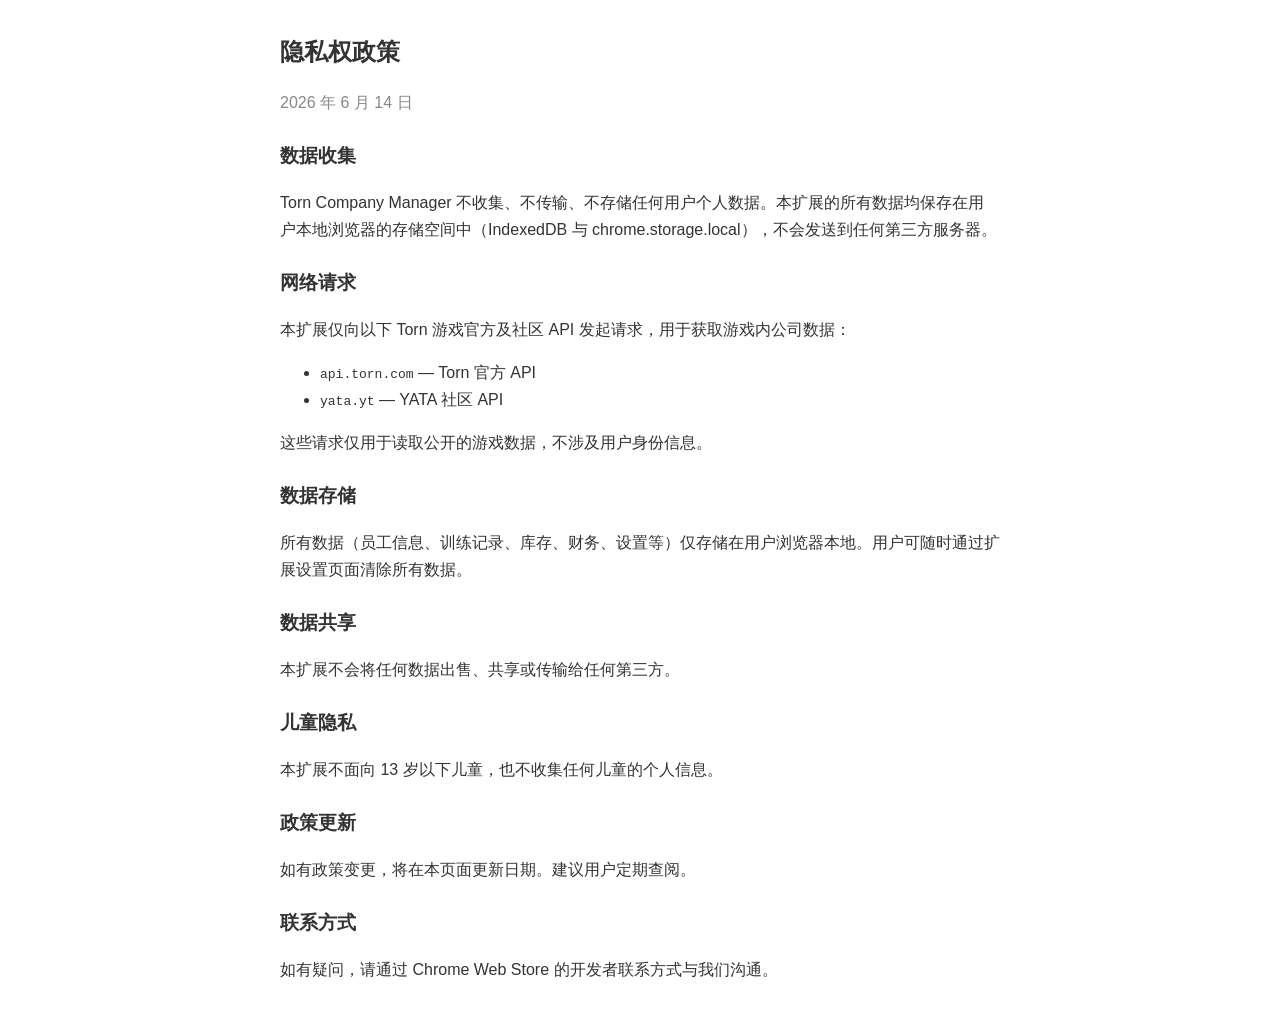
<file: privacy.html>
<!DOCTYPE html>
<html lang="zh-CN">
<head>
  <meta charset="UTF-8">
  <meta name="viewport" content="width=device-width, initial-scale=1.0">
  <title>隐私权政策 - Torn Company Manager</title>
  <style>
    body { font-family: -apple-system, BlinkMacSystemFont, "Segoe UI", Roboto, sans-serif; max-width: 720px; margin: 2rem auto; padding: 0 1rem; line-height: 1.7; color: #333; }
    h1 { font-size: 1.5rem; }
    h2 { font-size: 1.2rem; margin-top: 1.5rem; }
    time { color: #888; }
  </style>
</head>
<body>
  <h1>隐私权政策</h1>
  <p><time datetime="2026-06-14">2026 年 6 月 14 日</time></p>

  <h2>数据收集</h2>
  <p>Torn Company Manager 不收集、不传输、不存储任何用户个人数据。本扩展的所有数据均保存在用户本地浏览器的存储空间中（IndexedDB 与 chrome.storage.local），不会发送到任何第三方服务器。</p>

  <h2>网络请求</h2>
  <p>本扩展仅向以下 Torn 游戏官方及社区 API 发起请求，用于获取游戏内公司数据：</p>
  <ul>
    <li><code>api.torn.com</code> — Torn 官方 API</li>
    <li><code>yata.yt</code> — YATA 社区 API</li>
  </ul>
  <p>这些请求仅用于读取公开的游戏数据，不涉及用户身份信息。</p>

  <h2>数据存储</h2>
  <p>所有数据（员工信息、训练记录、库存、财务、设置等）仅存储在用户浏览器本地。用户可随时通过扩展设置页面清除所有数据。</p>

  <h2>数据共享</h2>
  <p>本扩展不会将任何数据出售、共享或传输给任何第三方。</p>

  <h2>儿童隐私</h2>
  <p>本扩展不面向 13 岁以下儿童，也不收集任何儿童的个人信息。</p>

  <h2>政策更新</h2>
  <p>如有政策变更，将在本页面更新日期。建议用户定期查阅。</p>

  <h2>联系方式</h2>
  <p>如有疑问，请通过 Chrome Web Store 的开发者联系方式与我们沟通。</p>
</body>
</html>
</file>
